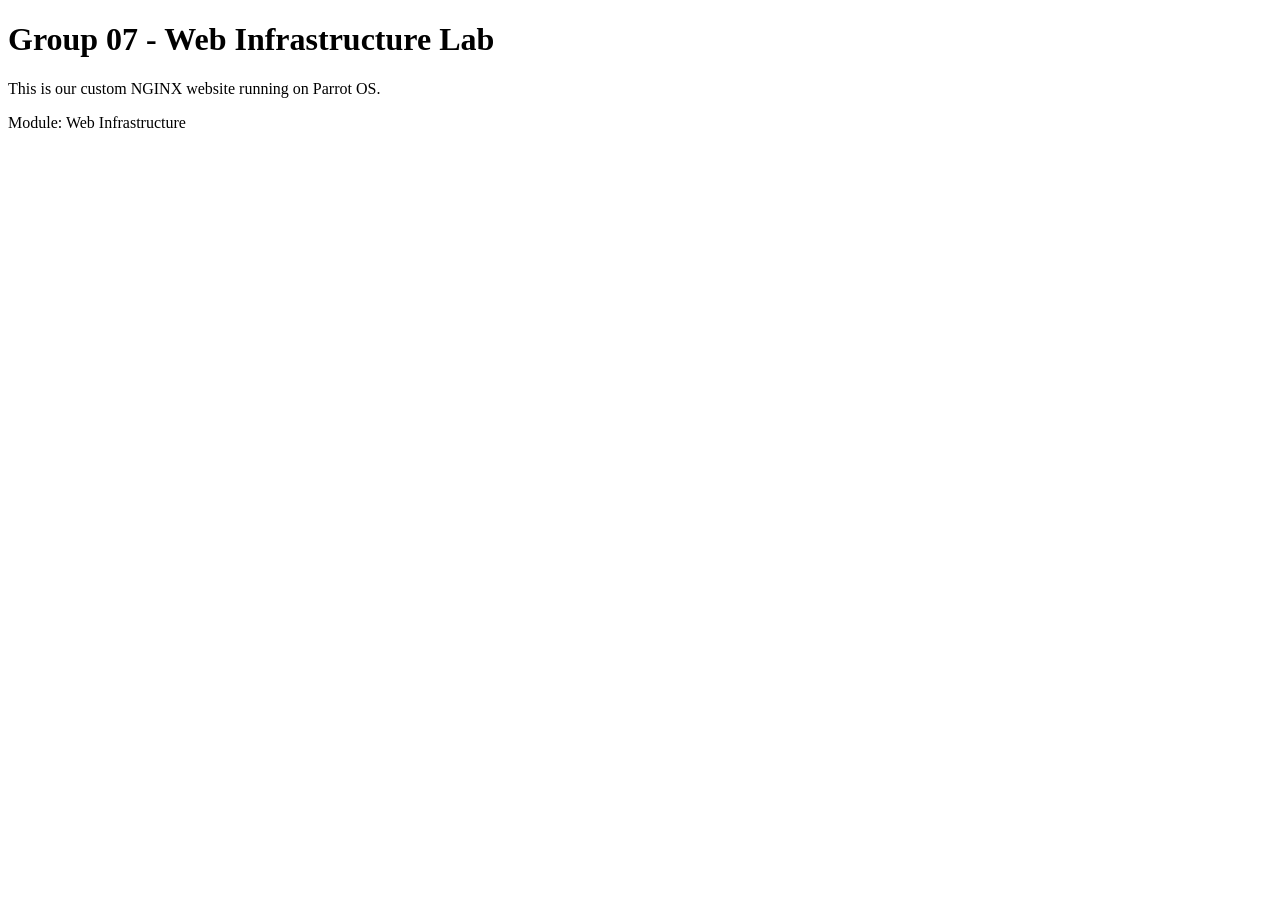
<file: index.html>
<!doctype html>
<html lang="en">
<head>
    <meta charset="utf-8">
    <title>Web Infrastructure Lab</title>
</head>
<body>
    <h1>Group 07 - Web Infrastructure Lab</h1>
    <p>This is our custom NGINX website running on Parrot OS.</p>
    <p>Module: Web Infrastructure</p>
</body>
</html>
</file>
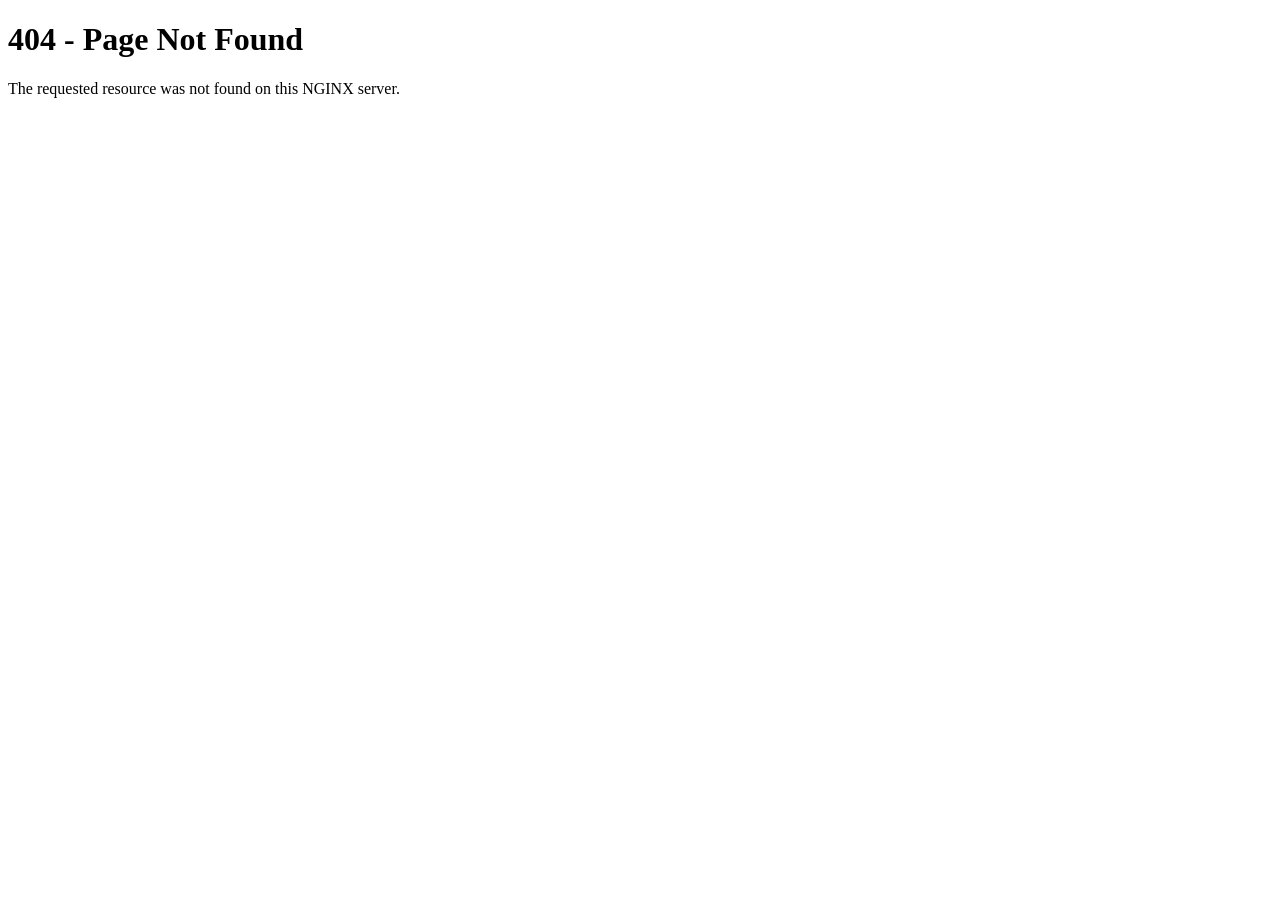
<file: custom_404.html>
<!doctype html>
<html lang="en">
<head>
    <meta charset="utf-8">
    <title>404 Not Found</title>
</head>
<body>
    <h1>404 - Page Not Found</h1>
    <p>The requested resource was not found on this NGINX server.</p>
</body>
</html>
</file>
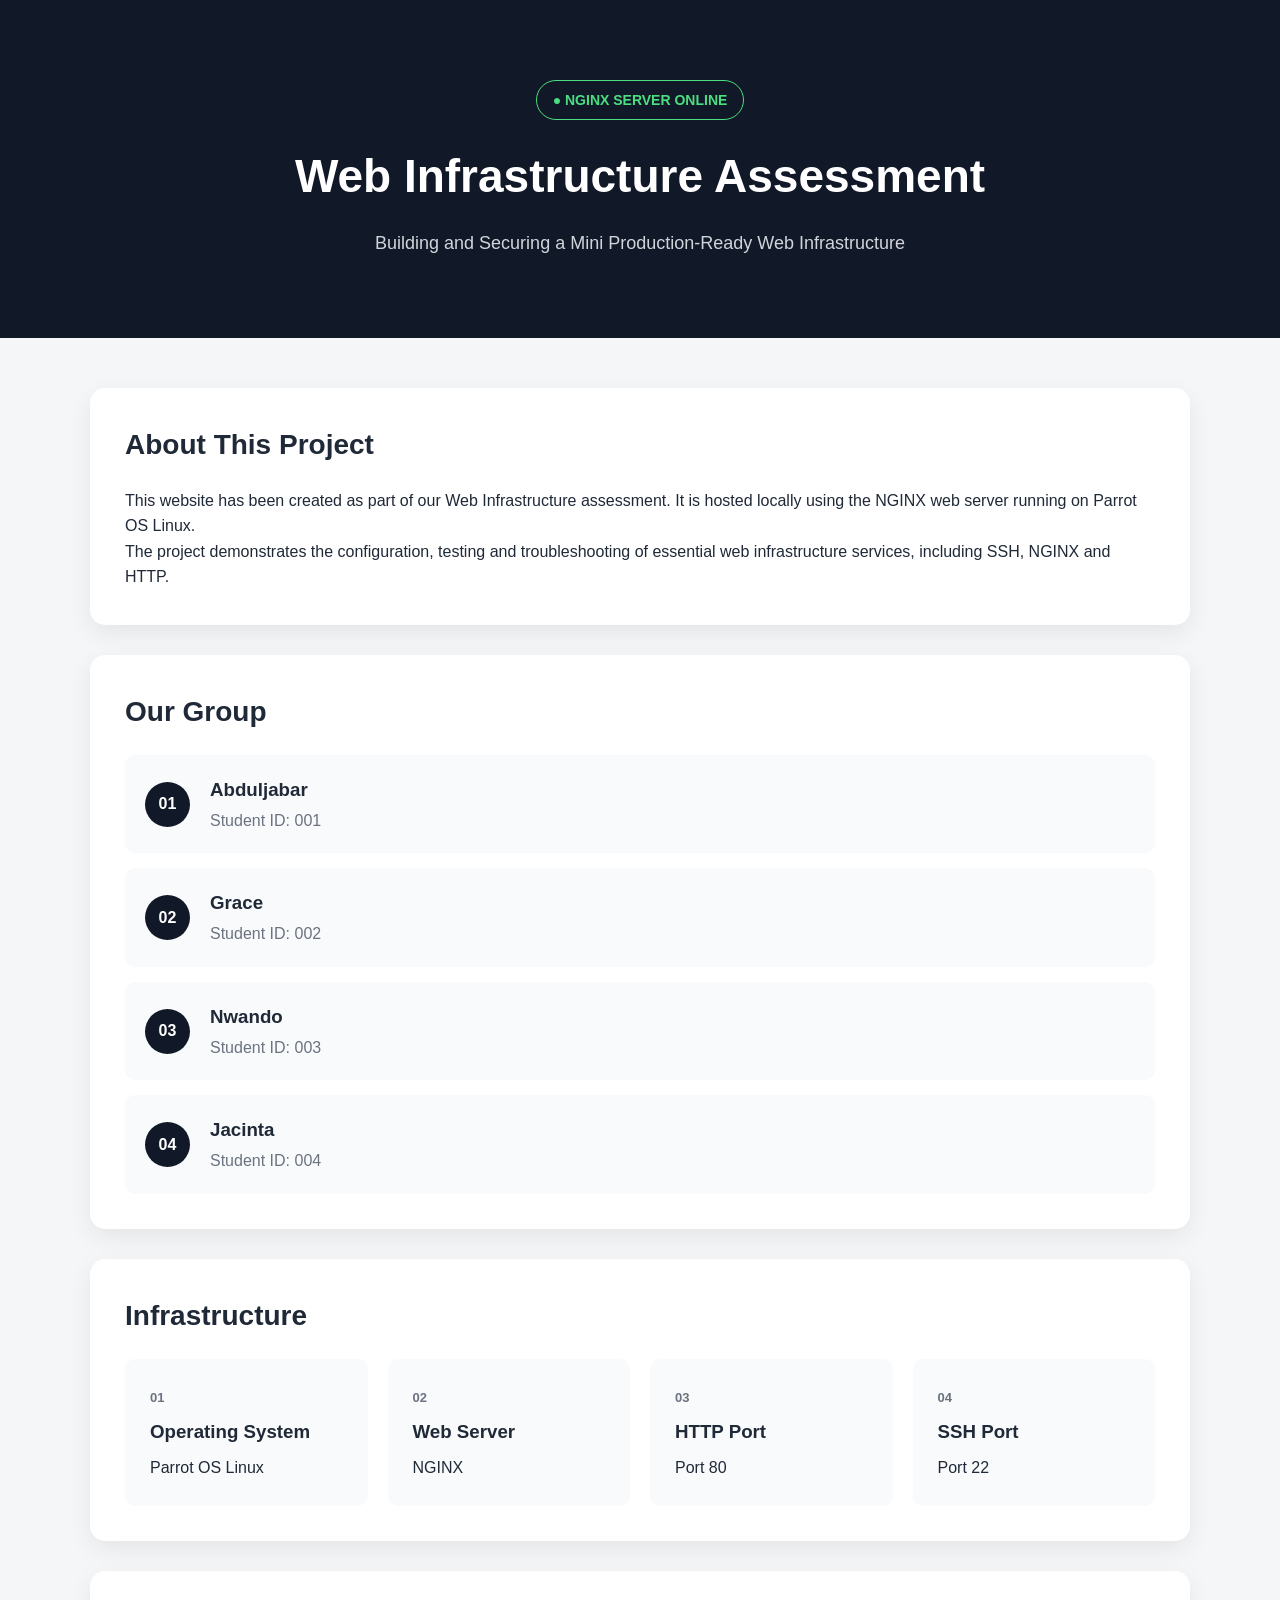
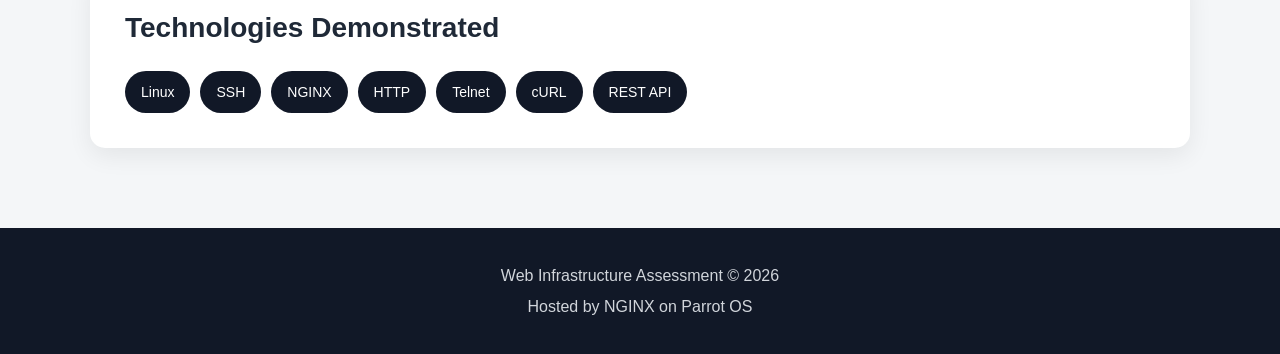
<file: Site.html>
<!DOCTYPE html>
<html lang="en">
<head>
    <meta charset="UTF-8">

    <!-- Makes the website responsive on phones, tablets and computers -->
    <meta name="viewport" content="width=device-width, initial-scale=1.0">

    <title>Web Infrastructure Assessment</title>

    <!-- Link the external CSS file -->
    <link rel="stylesheet" href="style.css">
</head>

<body>

    <!-- Main header -->
    <header class="hero">
        <div class="container">

            <p class="server-status">● NGINX SERVER ONLINE</p>

            <h1>Web Infrastructure Assessment</h1>

            <p class="subtitle">
                Building and Securing a Mini Production-Ready Web Infrastructure
            </p>

        </div>
    </header>


    <!-- Main website content -->
    <main class="container">

        <!-- About the project -->
        <section class="card">
            <h2>About This Project</h2>

            <p>
                This website has been created as part of our Web Infrastructure
                assessment. It is hosted locally using the NGINX web server
                running on Parrot OS Linux.
            </p>

            <p>
                The project demonstrates the configuration, testing and
                troubleshooting of essential web infrastructure services,
                including SSH, NGINX and HTTP.
            </p>
        </section>


        <!-- Group information -->
        <section class="card">
            <h2>Our Group</h2>

            <div class="students">

                <div class="student">
                    <span class="number">01</span>
                    <div>
                        <h3>Abduljabar</h3>
                        <p>Student ID: 001</p>
                    </div>
                </div>

                <div class="student">
                    <span class="number">02</span>
                    <div>
                        <h3>Grace</h3>
                        <p>Student ID: 002</p>
                    </div>
                </div>

                <div class="student">
                    <span class="number">03</span>
                    <div>
                        <h3>Nwando</h3>
                        <p>Student ID: 003</p>
                    </div>
                </div>

                <div class="student">
                    <span class="number">04</span>
                    <div>
                        <h3>Jacinta</h3>
                        <p>Student ID: 004</p>
                    </div>
                </div>

            </div>
        </section>


        <!-- Infrastructure information -->
        <section class="card">

            <h2>Infrastructure</h2>

            <div class="infrastructure-grid">

                <div class="info-box">
                    <span>01</span>
                    <h3>Operating System</h3>
                    <p>Parrot OS Linux</p>
                </div>

                <div class="info-box">
                    <span>02</span>
                    <h3>Web Server</h3>
                    <p>NGINX</p>
                </div>

                <div class="info-box">
                    <span>03</span>
                    <h3>HTTP Port</h3>
                    <p>Port 80</p>
                </div>

                <div class="info-box">
                    <span>04</span>
                    <h3>SSH Port</h3>
                    <p>Port 22</p>
                </div>

            </div>

        </section>


        <!-- Technologies -->
        <section class="card">

            <h2>Technologies Demonstrated</h2>

            <div class="tags">
                <span>Linux</span>
                <span>SSH</span>
                <span>NGINX</span>
                <span>HTTP</span>
                <span>Telnet</span>
                <span>cURL</span>
                <span>REST API</span>
            </div>

        </section>

    </main>


    <!-- Footer -->
    <footer>
        <div class="container">
            <p>
                Web Infrastructure Assessment &copy; 2026
            </p>

            <p>
                Hosted by NGINX on Parrot OS
            </p>
        </div>
    </footer>
</file>
<file: style.css>
/* =========================================================
   GLOBAL SETTINGS
   ========================================================= */

* {
    box-sizing: border-box;
    margin: 0;
    padding: 0;
}

body {
    font-family: Arial, Helvetica, sans-serif;
    background: #f4f6f8;
    color: #1f2937;
    line-height: 1.6;
}


/* =========================================================
   REUSABLE CONTAINER
   Keeps content centered and prevents it becoming too wide.
   ========================================================= */

.container {
    width: 90%;
    max-width: 1100px;
    margin: auto;
}


/* =========================================================
   HERO / HEADER
   ========================================================= */

.hero {
    padding: 80px 0;
    background: #111827;
    color: white;
    text-align: center;
}

.server-status {
    display: inline-block;
    margin-bottom: 20px;
    padding: 8px 16px;
    border: 1px solid #4ade80;
    border-radius: 50px;
    color: #4ade80;
    font-size: 14px;
    font-weight: bold;
}

.hero h1 {
    font-size: 46px;
    margin-bottom: 15px;
}

.subtitle {
    max-width: 750px;
    margin: auto;
    color: #d1d5db;
    font-size: 18px;
}


/* =========================================================
   CARDS
   ========================================================= */

main {
    padding: 50px 0;
}

.card {
    background: white;
    margin-bottom: 30px;
    padding: 35px;
    border-radius: 15px;
    box-shadow: 0 8px 25px rgba(0, 0, 0, 0.07);
}

.card h2 {
    margin-bottom: 20px;
    font-size: 28px;
}


/* =========================================================
   STUDENT INFORMATION
   ========================================================= */

.students {
    display: grid;
    gap: 15px;
}

.student {
    display: flex;
    align-items: center;
    gap: 20px;
    padding: 20px;
    background: #f9fafb;
    border-radius: 10px;
}

.number {
    display: flex;
    align-items: center;
    justify-content: center;
    width: 45px;
    height: 45px;
    background: #111827;
    color: white;
    border-radius: 50%;
    font-weight: bold;
}

.student h3 {
    margin-bottom: 3px;
}

.student p {
    color: #6b7280;
}


/* =========================================================
   INFRASTRUCTURE GRID
   ========================================================= */

.infrastructure-grid {
    display: grid;
    grid-template-columns: repeat(4, 1fr);
    gap: 20px;
}

.info-box {
    padding: 25px;
    background: #f9fafb;
    border-radius: 10px;
}

.info-box span {
    font-size: 13px;
    color: #6b7280;
    font-weight: bold;
}

.info-box h3 {
    margin: 8px 0;
}


/* =========================================================
   TECHNOLOGY TAGS
   ========================================================= */

.tags {
    display: flex;
    flex-wrap: wrap;
    gap: 10px;
}

.tags span {
    padding: 10px 16px;
    background: #111827;
    color: white;
    border-radius: 50px;
    font-size: 14px;
}


/* =========================================================
   FOOTER
   ========================================================= */

footer {
    padding: 30px 0;
    background: #111827;
    color: #d1d5db;
    text-align: center;
}

footer p {
    margin: 5px 0;
}


/* =========================================================
   RESPONSIVE DESIGN
   ========================================================= */

@media (max-width: 800px) {

    .hero h1 {
        font-size: 34px;
    }

    .infrastructure-grid {
        grid-template-columns: repeat(2, 1fr);
    }
}


@media (max-width: 500px) {

    .hero {
        padding: 55px 0;
    }

    .hero h1 {
        font-size: 28px;
    }

    .card {
        padding: 25px;
    }

    .infrastructure-grid {
        grid-template-columns: 1fr;
    }
}


/* ================================
   404 ERROR PAGE
   ================================ */

.error-page {
    min-height: 100vh;
    display: flex;
    justify-content: center;
    align-items: center;
    text-align: center;
    padding: 20px;
}

.error-content {
    max-width: 600px;
}

.error-content h1 {
    font-size: 120px;
    margin: 0;
}

.error-content h2 {
    font-size: 32px;
    margin: 10px 0;
}

.error-content p {
    font-size: 18px;
    margin-bottom: 30px;
}

.home-button {
    display: inline-block;
    padding: 12px 24px;
    text-decoration: none;
    border-radius: 8px;
    font-weight: bold;
}

.home-button:hover {
    opacity: 0.8;
}
</file>
